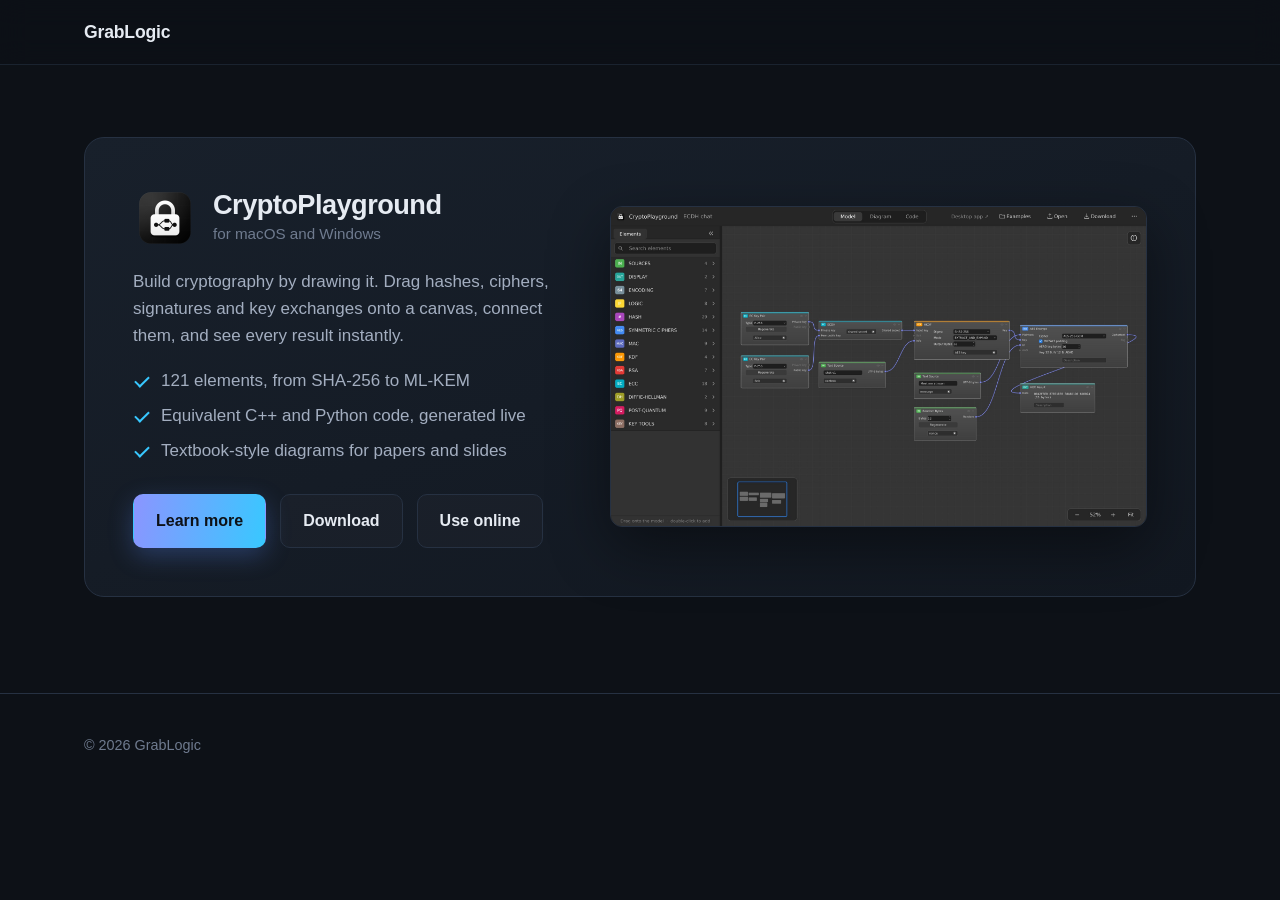
<file: index.html>
<!doctype html>
<html lang="en">
<head>
  <meta charset="utf-8">
  <meta name="viewport" content="width=device-width, initial-scale=1">
  <title>GrabLogic — Apps</title>
  <meta name="description" content="Apps developed by GrabLogic, including CryptoPlayground for macOS and Windows.">
  <link rel="canonical" href="https://grablogic.com/">
  <meta property="og:type" content="website">
  <meta property="og:title" content="GrabLogic — Apps">
  <meta property="og:description" content="Apps developed by GrabLogic.">
  <meta property="og:url" content="https://grablogic.com/">
  <meta property="og:image" content="https://grablogic.com/cp-canvas.jpg">
  <link rel="stylesheet" href="site.css">
</head>
<body>

<header class="site-header">
  <div class="wrap">
    <a class="brand" href="./">GrabLogic</a>
  </div>
</header>

<main>
  <section class="apps">
    <div class="wrap">
      <article class="product">
        <div>
          <div class="product-title">
            <img src="cryptoplayground-icon.png" alt="CryptoPlayground icon" width="64" height="64">
            <div>
              <h3>CryptoPlayground</h3>
              <span>for macOS and Windows</span>
            </div>
          </div>
          <p>Build cryptography by drawing it. Drag hashes, ciphers, signatures and key exchanges onto a canvas,
            connect them, and see every result instantly.</p>
          <ul class="checks">
            <li>121 elements, from SHA-256 to ML-KEM</li>
            <li>Equivalent C++ and Python code, generated live</li>
            <li>Textbook-style diagrams for papers and slides</li>
          </ul>
          <div class="actions">
            <a class="button primary" href="cryptoplayground.html">Learn more</a>
            <a class="button ghost" href="cryptoplayground.html#download">Download</a>
            <a class="button ghost" href="cpweb/">Use online</a>
          </div>
        </div>
        <a href="cryptoplayground.html" class="shot" aria-label="CryptoPlayground">
          <img src="cp-canvas.jpg" alt="The CryptoPlayground model: two EC key pairs feed ECDH, HKDF derives an AES key, and AES-256-GCM encrypts a message" width="2000" height="1194">
        </a>
      </article>
    </div>
  </section>
</main>

<footer class="site-footer">
  <div class="wrap">
    <span>© 2026 GrabLogic</span>
  </div>
</footer>

</body>
</html>
</file>
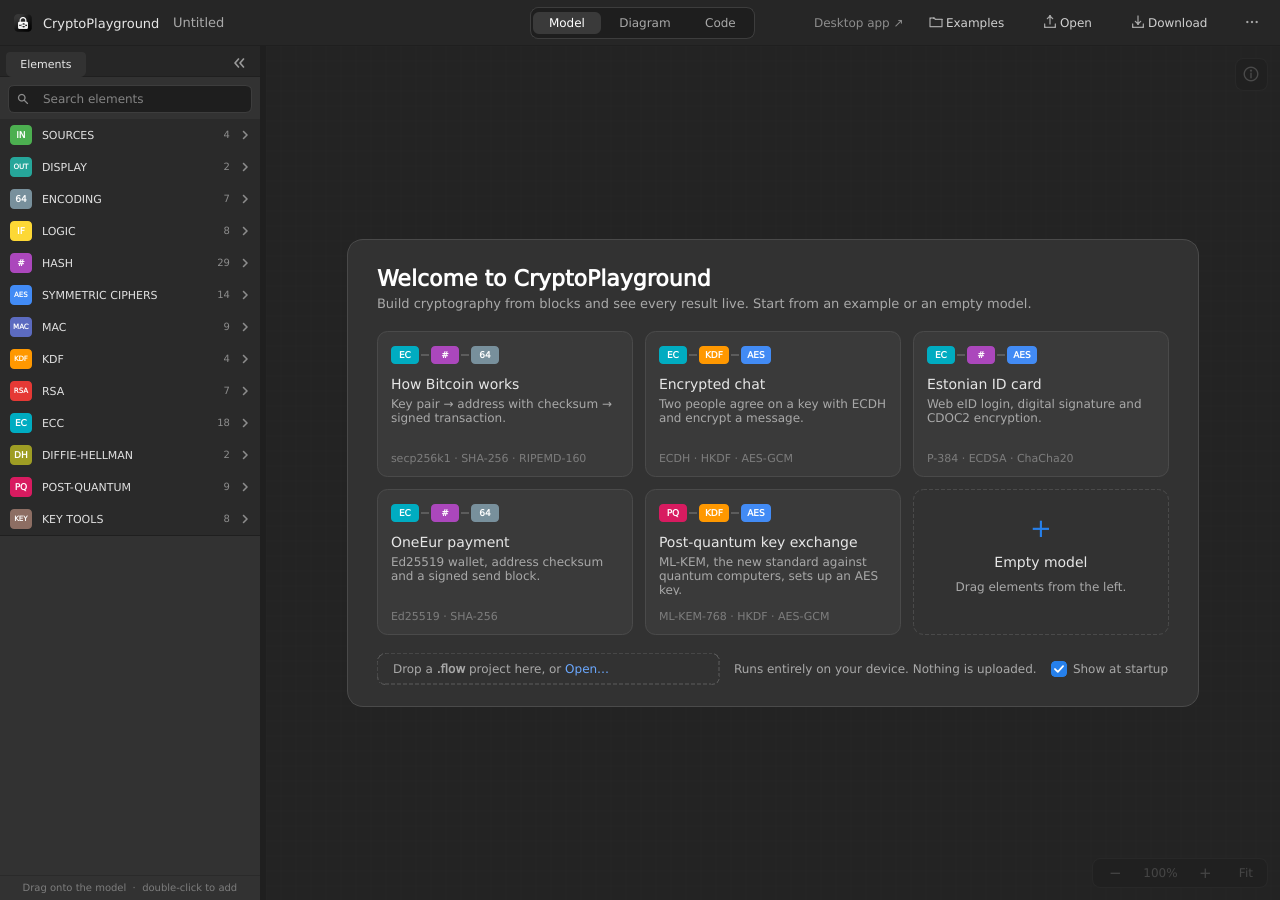
<file: cpweb/index.html>
<!doctype html>
<!-- Page that runs the WebAssembly build; scripts/build-web.sh copies it next to
     CryptoPlayground.js / .wasm and qtloader.js and fills in the .wasm size.
     Colours follow the app's dark theme. -->
<html lang="en">
<head>
  <meta charset="utf-8">
  <!-- 1:1 between CSS pixels and Qt's device independent pixels -->
  <meta name="viewport" content="width=device-width, height=device-height, user-scalable=0">
  <title>CryptoPlayground</title>
  <meta name="description" content="CryptoPlayground in your browser: drag hashes, ciphers, signatures and key exchanges onto a model, connect them and see live results.">
  <link rel="icon" href="icon.png" type="image/png">
  <style>
    :root {
      --bg: #262626;
      --line: #3d3d3d;
      --text: #e6e6e6;
      --text-soft: #a8a8a8;
      --text-faint: #7c7c7c;
      --accent: #2680eb;
      --accent-2: #7a86f5;
      --ok: #3fb950;
      color-scheme: dark;
    }
    html, body { margin: 0; padding: 0; height: 100%; overflow: hidden; background: var(--bg); }
    body { color: var(--text); font: 16px/1.5 -apple-system, BlinkMacSystemFont, "Segoe UI", Roboto, Arial, sans-serif; }
    #screen { width: 100%; height: 100%; display: none; }
    #loading {
      height: 100%; display: flex; flex-direction: column; align-items: center; justify-content: center;
      gap: 14px; padding: 0 16px; text-align: center; box-sizing: border-box;
      background: radial-gradient(700px 450px at 50% 38%, rgba(38, 128, 235, 0.12), transparent 65%), var(--bg);
    }
    #loading img { width: 96px; height: 96px; border-radius: 22px; box-shadow: 0 18px 50px rgba(38, 128, 235, 0.25); }
    #loading h1 { margin: 8px 0 0; font-size: 1.6rem; font-weight: 700; }
    .sub { color: var(--text-soft); margin-top: -6px; }
    .bar { width: min(320px, 80vw); height: 6px; border-radius: 3px; background: var(--line); overflow: hidden; margin-top: 12px; }
    .bar i { display: block; height: 100%; width: 0; border-radius: 3px; background: linear-gradient(90deg, var(--accent), var(--accent-2)); transition: width 0.2s; }
    /* Size unknown: a moving stripe instead */
    .bar.unknown i { width: 40%; animation: slide 1.2s ease-in-out infinite; }
    @keyframes slide { from { transform: translateX(-100%); } to { transform: translateX(250%); } }
    .info { display: flex; justify-content: space-between; gap: 12px; width: min(320px, 80vw); color: var(--text-faint); font-size: 0.8rem; }
    .facts { display: flex; flex-wrap: wrap; justify-content: center; gap: 6px 22px; margin-top: 22px; color: var(--text-faint); font-size: 0.8rem; }
    .facts span::before { content: "✓ "; color: var(--ok); }
    #note { color: var(--text-soft); font-size: 0.9rem; max-width: 420px; display: none; }
    .stopped .bar, .stopped .info span:last-child { display: none; }
    .stopped .info { justify-content: center; }
    #help { display: none; max-width: 440px; color: var(--text-soft); font-size: 0.9rem; }
    #help p { margin: 0 0 12px; }
    #help kbd { font: 0.8rem/1.4 ui-monospace, Menlo, Consolas, monospace; color: var(--text); background: #3a3a3a; border: 1px solid var(--line); border-radius: 4px; padding: 0 5px; }
    #reload { font: inherit; font-weight: 600; color: white; background: var(--accent); border: none; border-radius: 8px; padding: 8px 18px; cursor: pointer; }
    #reload:hover { background: #3a8ff0; }
    #reload:disabled { opacity: 0.6; cursor: default; }
  </style>
</head>
<body>
  <div id="loading">
    <img src="icon.png" alt="">
    <h1>CryptoPlayground</h1>
    <div class="sub">Hashes, ciphers, signatures and key exchanges, live in your browser</div>
    <div class="bar" id="bar" aria-hidden="true"><i></i></div>
    <div class="info"><span id="status">Loading…</span><span>Faster next time</span></div>
    <div id="help">
      <p>This usually happens right after an update, when the browser still has parts of the previous version saved. Loading fresh copies fixes it.</p>
      <p><button id="reload" type="button">Reload</button></p>
      <p>If that doesn't help, reload without the cache: <kbd>Ctrl</kbd>+<kbd>Shift</kbd>+<kbd>R</kbd> (Windows), <kbd>⌘</kbd>+<kbd>Shift</kbd>+<kbd>R</kbd> (Chrome, Edge, Firefox on Mac) or <kbd>⌘</kbd>+<kbd>⌥</kbd>+<kbd>R</kbd> (Safari).</p>
    </div>
    <div id="note">CryptoPlayground is made for a computer screen. On a phone it works, but it is cramped.</div>
    <div class="facts"><span>Nothing to install</span><span>Runs on your device</span><span>Same app as macOS and Windows</span></div>
    <noscript>CryptoPlayground needs JavaScript to run in the browser.</noscript>
  </div>
  <div id="screen"></div>

  <script>
    // Size of CryptoPlayground.wasm as served, filled in by build-web.sh (0: unknown)
    const wasmBytes = Number('21957989') || 0;

    const bar = document.getElementById('bar');
    const status = document.getElementById('status');
    if (!wasmBytes)
      bar.classList.add('unknown');

    // Count the bytes of the .wasm as they arrive. Counted after decompression,
    // so the known (uncompressed) size gives the right percentage either way.
    const realFetch = window.fetch.bind(window);
    window.fetch = async (input, init) => {
      const response = await realFetch(input, init);
      const url = typeof input === 'string' ? input : input.url;
      if (!url.includes('.wasm') || !response.body || !wasmBytes)
        return response;
      let loaded = 0;
      const counted = response.body.pipeThrough(new TransformStream({
        transform(chunk, controller) {
          loaded += chunk.byteLength;
          const part = Math.min(1, loaded / wasmBytes);
          bar.firstElementChild.style.width = `${(part * 100).toFixed(1)}%`;
          status.textContent = part < 1 ? `Loading… ${Math.round(part * 100)}%` : 'Starting…';
          controller.enqueue(chunk);
        },
      }));
      return new Response(counted, { status: response.status, statusText: response.statusText, headers: response.headers });
    };

    // The app sets window.cryptoPlaygroundModified when the project has unsaved changes
    window.addEventListener('beforeunload', event => {
      if (window.cryptoPlaygroundModified) {
        event.preventDefault();
        event.returnValue = '';
      }
    });

    // Fetch every file again past the browser's cache, so that all of them are
    // from the same version, then start over
    document.getElementById('reload').addEventListener('click', async event => {
      event.target.disabled = true;
      event.target.textContent = 'Loading fresh copies…';
      const files = ['index.html', 'CryptoPlayground.js', 'CryptoPlayground.wasm', 'qtloader.js'];
      await Promise.allSettled(files.map(file => realFetch(file, { cache: 'reload' })));
      location.reload();
    });

    async function start() {
      const loading = document.getElementById('loading');
      const screen = document.getElementById('screen');
      if (window.innerWidth < 900)
        document.getElementById('note').style.display = 'block';

      const stop = text => {
        status.textContent = text;
        loading.classList.add('stopped');
        loading.style.display = 'flex';
        screen.style.display = 'none';
      };

      try {
        await qtLoad({
          qt: {
            containerElements: [screen],
            entryFunction: window.CryptoPlayground_entry,
            onLoaded: () => {
              loading.style.display = 'none';
              screen.style.display = 'block';
            },
            onExit: exit => stop(exit.text ? `CryptoPlayground stopped: ${exit.text}` : 'CryptoPlayground stopped. Reload the page to start again.'),
          },
        });
      } catch (error) {
        console.error(error);
        stop('CryptoPlayground could not start.');
        document.getElementById('help').style.display = 'block';
      }
    }
  </script>
  <script src="CryptoPlayground.js"></script>
  <script src="qtloader.js"></script>
  <script>start();</script>
</body>
</html>
</file>
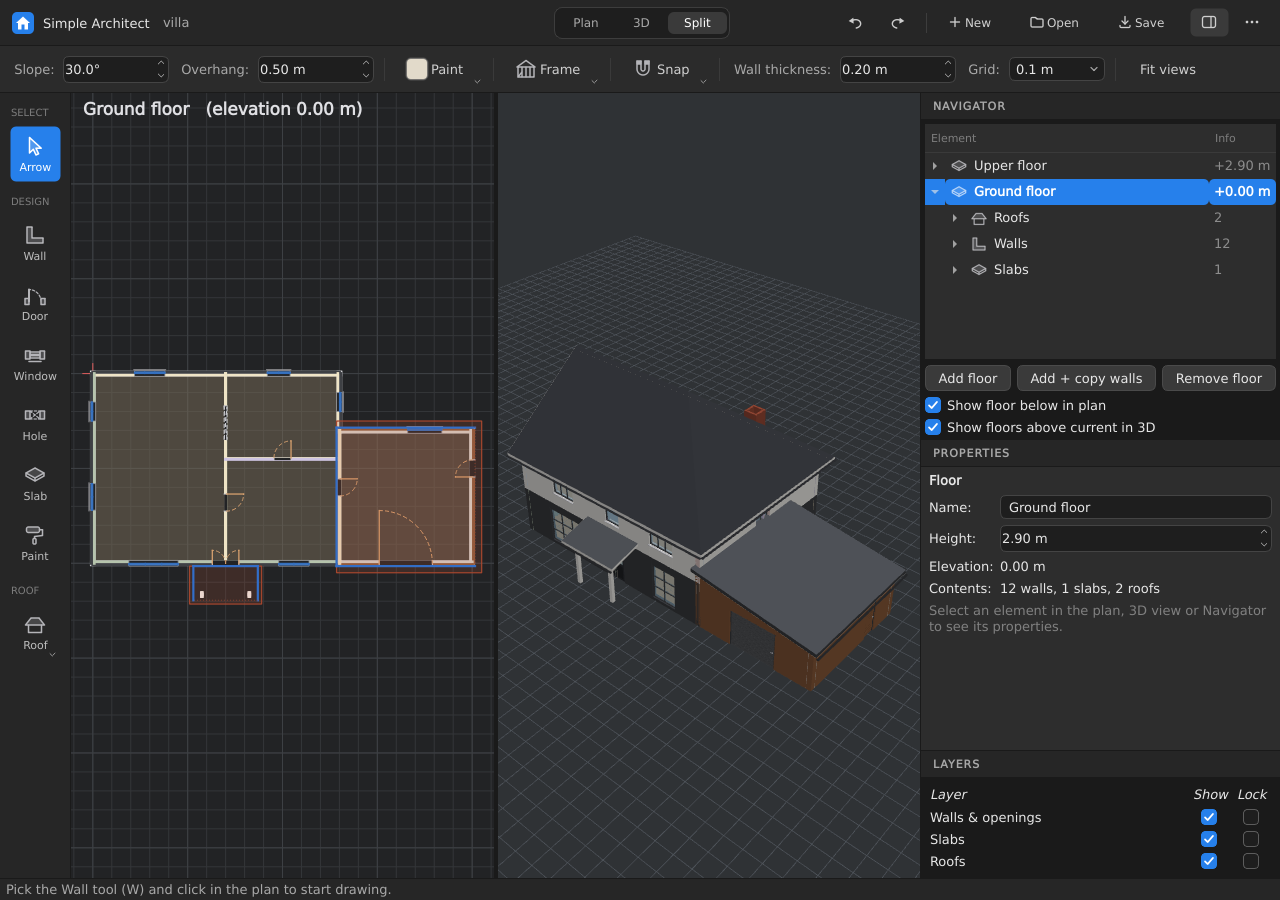
<file: saweb/index.html>
<!doctype html>
<!-- Page that runs the WebAssembly build; scripts/build-web.sh copies it next to
     SimpleArchitect.js / .wasm and qtloader.js and fills in the .wasm size. -->
<html lang="en">
<head>
  <meta charset="utf-8">
  <meta name="viewport" content="width=device-width, height=device-height, user-scalable=0">
  <title>Simple Architect</title>
  <meta name="description" content="Simple Architect in your browser: draw walls, doors, windows and roofs in 2D and see the house in 3D.">
  <link rel="icon" href="icon.svg" type="image/svg+xml">
  <style>
    :root { --bg: #262626; --line: #3d3d3d; --text: #e6e6e6; --soft: #a8a8a8; --faint: #7c7c7c; --accent: #2680eb; --ok: #3fb950; color-scheme: dark; }
    html, body { margin: 0; padding: 0; height: 100%; overflow: hidden; background: var(--bg); }
    body { color: var(--text); font: 16px/1.5 -apple-system, BlinkMacSystemFont, "Segoe UI", Roboto, Arial, sans-serif; }
    #screen { width: 100%; height: 100%; display: none; }
    #loading { height: 100%; display: flex; flex-direction: column; align-items: center; justify-content: center; gap: 14px;
      padding: 0 16px; box-sizing: border-box; text-align: center;
      background: radial-gradient(700px 450px at 50% 38%, rgba(38, 128, 235, 0.12), transparent 65%), var(--bg); }
    #loading img { width: 96px; height: 96px; border-radius: 22px; box-shadow: 0 18px 50px rgba(38, 128, 235, 0.25); }
    #loading h1 { margin: 8px 0 0; font-size: 1.6rem; font-weight: 700; }
    .sub { color: var(--soft); margin-top: -6px; }
    .bar { width: min(320px, 80vw); height: 6px; border-radius: 3px; background: var(--line); overflow: hidden; margin-top: 12px; }
    .bar i { display: block; height: 100%; width: 0; border-radius: 3px; background: var(--accent); transition: width 0.2s; }
    .bar.unknown i { width: 40%; animation: slide 1.2s ease-in-out infinite; }
    @keyframes slide { from { transform: translateX(-100%); } to { transform: translateX(250%); } }
    #status { color: var(--faint); font-size: 0.85rem; }
    .facts { display: flex; flex-wrap: wrap; justify-content: center; gap: 6px 22px; margin-top: 22px; color: var(--faint); font-size: 0.8rem; }
    .facts span::before { content: "✓ "; color: var(--ok); }
  </style>
</head>
<body>
  <div id="loading">
    <img src="icon.svg" alt="">
    <h1>Simple Architect</h1>
    <div class="sub">Draw walls, doors, windows and roofs in 2D – see the house in 3D</div>
    <div class="bar" id="bar" aria-hidden="true"><i></i></div>
    <div id="status">Loading…</div>
    <div class="facts"><span>Nothing to install</span><span>Runs on your device</span><span>Same app as the desktop version</span></div>
    <noscript>Simple Architect needs JavaScript to run in the browser.</noscript>
  </div>
  <div id="screen"></div>
  <script>
    const wasmBytes = Number('19436698') || 0;
    const bar = document.getElementById('bar');
    const status = document.getElementById('status');
    if (!wasmBytes) bar.classList.add('unknown');

    // progress: count the .wasm bytes as they arrive
    const realFetch = window.fetch.bind(window);
    window.fetch = async (input, init) => {
      const response = await realFetch(input, init);
      const url = typeof input === 'string' ? input : input.url;
      if (!url.includes('.wasm') || !response.body || !wasmBytes) return response;
      let loaded = 0;
      const counted = response.body.pipeThrough(new TransformStream({
        transform(chunk, controller) {
          loaded += chunk.byteLength;
          const part = Math.min(1, loaded / wasmBytes);
          bar.firstElementChild.style.width = `${(part * 100).toFixed(1)}%`;
          status.textContent = part < 1 ? `Loading… ${Math.round(part * 100)}%` : 'Starting…';
          controller.enqueue(chunk);
        },
      }));
      return new Response(counted, { status: response.status, statusText: response.statusText, headers: response.headers });
    };

    // the app sets window.simpleArchitectModified while there are unsaved changes
    window.addEventListener('beforeunload', event => {
      if (window.simpleArchitectModified) { event.preventDefault(); event.returnValue = ''; }
    });

    async function start() {
      const loading = document.getElementById('loading');
      const screen = document.getElementById('screen');
      // Browsers do not load WebAssembly from a file opened directly from disk
      if (location.protocol === 'file:') {
        bar.style.display = 'none';
        status.innerHTML = 'This page has to be opened through a web server, not as a file.<br>' +
          'In this folder run <code>python3 -m http.server 8000</code> and open <b>http://localhost:8000</b>';
        status.style.color = '#e6e6e6';
        return;
      }
      try {
        await qtLoad({
          qt: {
            containerElements: [screen],
            entryFunction: window.SimpleArchitect_entry,
            onLoaded: () => { loading.style.display = 'none'; screen.style.display = 'block'; },
            onExit: exit => { status.textContent = exit.text ? `Stopped: ${exit.text}` : 'Stopped. Reload the page to start again.'; loading.style.display = 'flex'; screen.style.display = 'none'; },
          },
        });
      } catch (error) {
        console.error(error);
        status.textContent = 'Simple Architect could not start (WebGL 2 is needed).';
      }
    }
  </script>
  <script src="SimpleArchitect.js"></script>
  <script src="qtloader.js"></script>
  <script>start();</script>
</body>
</html>
</file>
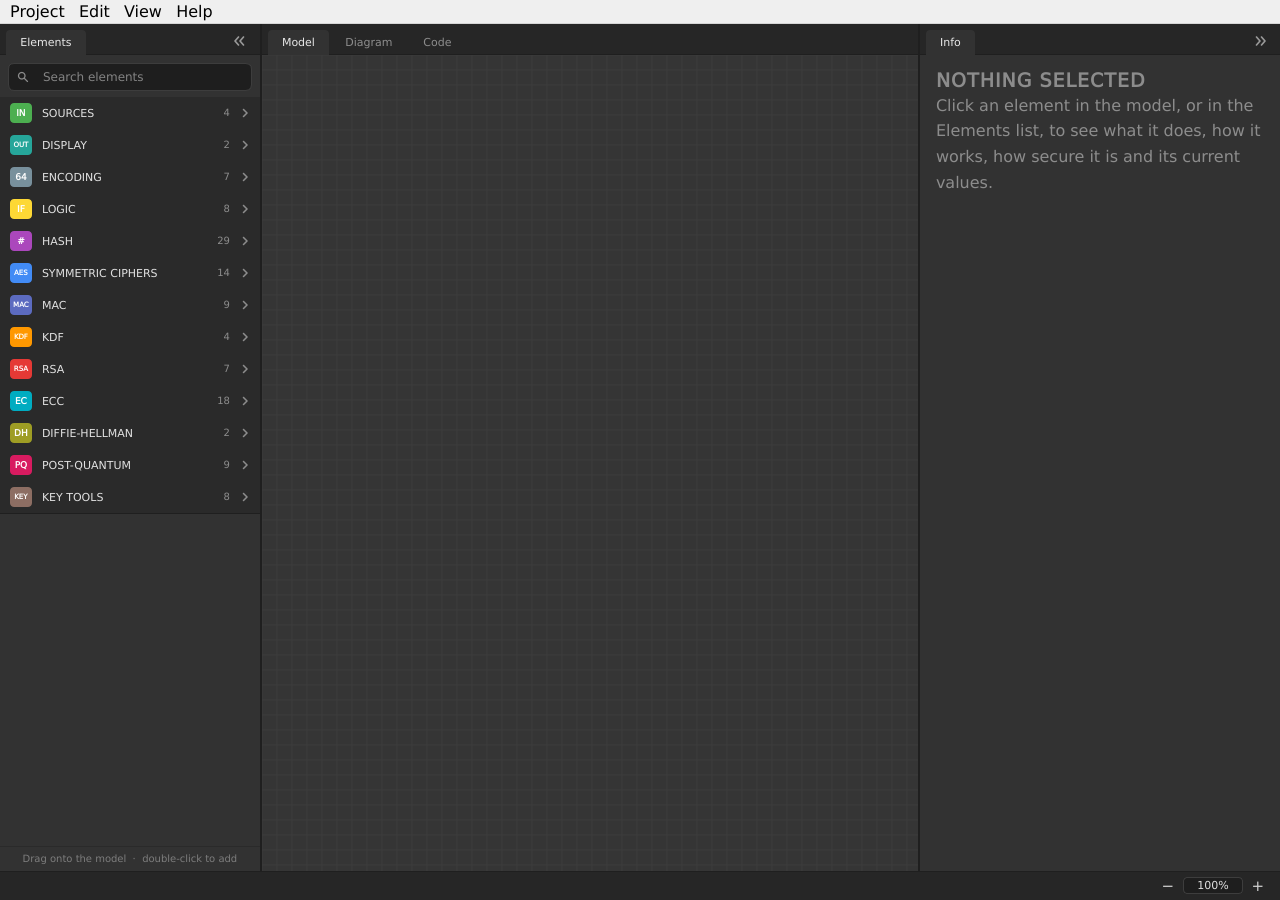
<file: web/index.html>
<!doctype html>
<!-- Page that runs the WebAssembly build; scripts/build-web.sh copies it next to
     CryptoPlayground.js / .wasm and qtloader.js. Colours follow grablogic.com. -->
<html lang="en">
<head>
  <meta charset="utf-8">
  <!-- 1:1 between CSS pixels and Qt's device independent pixels -->
  <meta name="viewport" content="width=device-width, height=device-height, user-scalable=0">
  <title>CryptoPlayground</title>
  <meta name="description" content="CryptoPlayground in your browser: drag hashes, ciphers, signatures and key exchanges onto a model, connect them and see live results.">
  <link rel="icon" href="icon.png" type="image/png">
  <style>
    :root {
      --bg: #0d1117;
      --text: #e6ebf2;
      --text-soft: #a3aec0;
      --accent: #8b95ff;
      --accent-2: #38c8ff;
      color-scheme: dark;
    }
    html, body { margin: 0; padding: 0; height: 100%; overflow: hidden; background: var(--bg); }
    body { color: var(--text); font: 16px/1.5 -apple-system, BlinkMacSystemFont, "Segoe UI", Roboto, Arial, sans-serif; }
    #screen { width: 100%; height: 100%; display: none; }
    #loading {
      height: 100%; display: flex; flex-direction: column; align-items: center; justify-content: center;
      gap: 18px; padding: 0 16px; text-align: center; box-sizing: border-box;
    }
    #loading img { width: 96px; height: 96px; border-radius: 22px; }
    #loading h1 { margin: 0; font-size: 1.6rem; font-weight: 700; }
    #status { color: var(--text-soft); min-height: 1.5em; }
    .bar { width: min(280px, 80vw); height: 4px; border-radius: 2px; background: #263142; overflow: hidden; }
    .bar::after {
      content: ""; display: block; width: 40%; height: 100%; border-radius: 2px;
      background: linear-gradient(90deg, var(--accent), var(--accent-2));
      animation: slide 1.2s ease-in-out infinite;
    }
    @keyframes slide { from { transform: translateX(-100%); } to { transform: translateX(250%); } }
    #note { color: var(--text-soft); font-size: 0.9rem; max-width: 420px; display: none; }
    .stopped .bar { display: none; }
  </style>
</head>
<body>
  <div id="loading">
    <img src="icon.png" alt="">
    <h1>CryptoPlayground</h1>
    <div class="bar" aria-hidden="true"></div>
    <div id="status">Loading…</div>
    <div id="note">CryptoPlayground is made for a computer screen. On a phone it works, but it is cramped.</div>
    <noscript>CryptoPlayground needs JavaScript to run in the browser.</noscript>
  </div>
  <div id="screen"></div>

  <script>
    // The app sets window.cryptoPlaygroundModified when the project has unsaved changes
    window.addEventListener('beforeunload', event => {
      if (window.cryptoPlaygroundModified) {
        event.preventDefault();
        event.returnValue = '';
      }
    });

    async function start() {
      const loading = document.getElementById('loading');
      const screen = document.getElementById('screen');
      const status = document.getElementById('status');
      if (window.innerWidth < 900)
        document.getElementById('note').style.display = 'block';

      const stop = text => {
        status.textContent = text;
        loading.classList.add('stopped');
        loading.style.display = 'flex';
        screen.style.display = 'none';
      };

      try {
        await qtLoad({
          qt: {
            containerElements: [screen],
            entryFunction: window.CryptoPlayground_entry,
            onLoaded: () => {
              loading.style.display = 'none';
              screen.style.display = 'block';
            },
            onExit: exit => stop(exit.text ? `CryptoPlayground stopped: ${exit.text}` : 'CryptoPlayground stopped. Reload the page to start again.'),
          },
        });
      } catch (error) {
        console.error(error);
        stop('CryptoPlayground could not start in this browser. Try a current version of Chrome, Edge, Firefox or Safari.');
      }
    }
  </script>
  <script src="CryptoPlayground.js"></script>
  <script src="qtloader.js"></script>
  <script>start();</script>
</body>
</html>
</file>
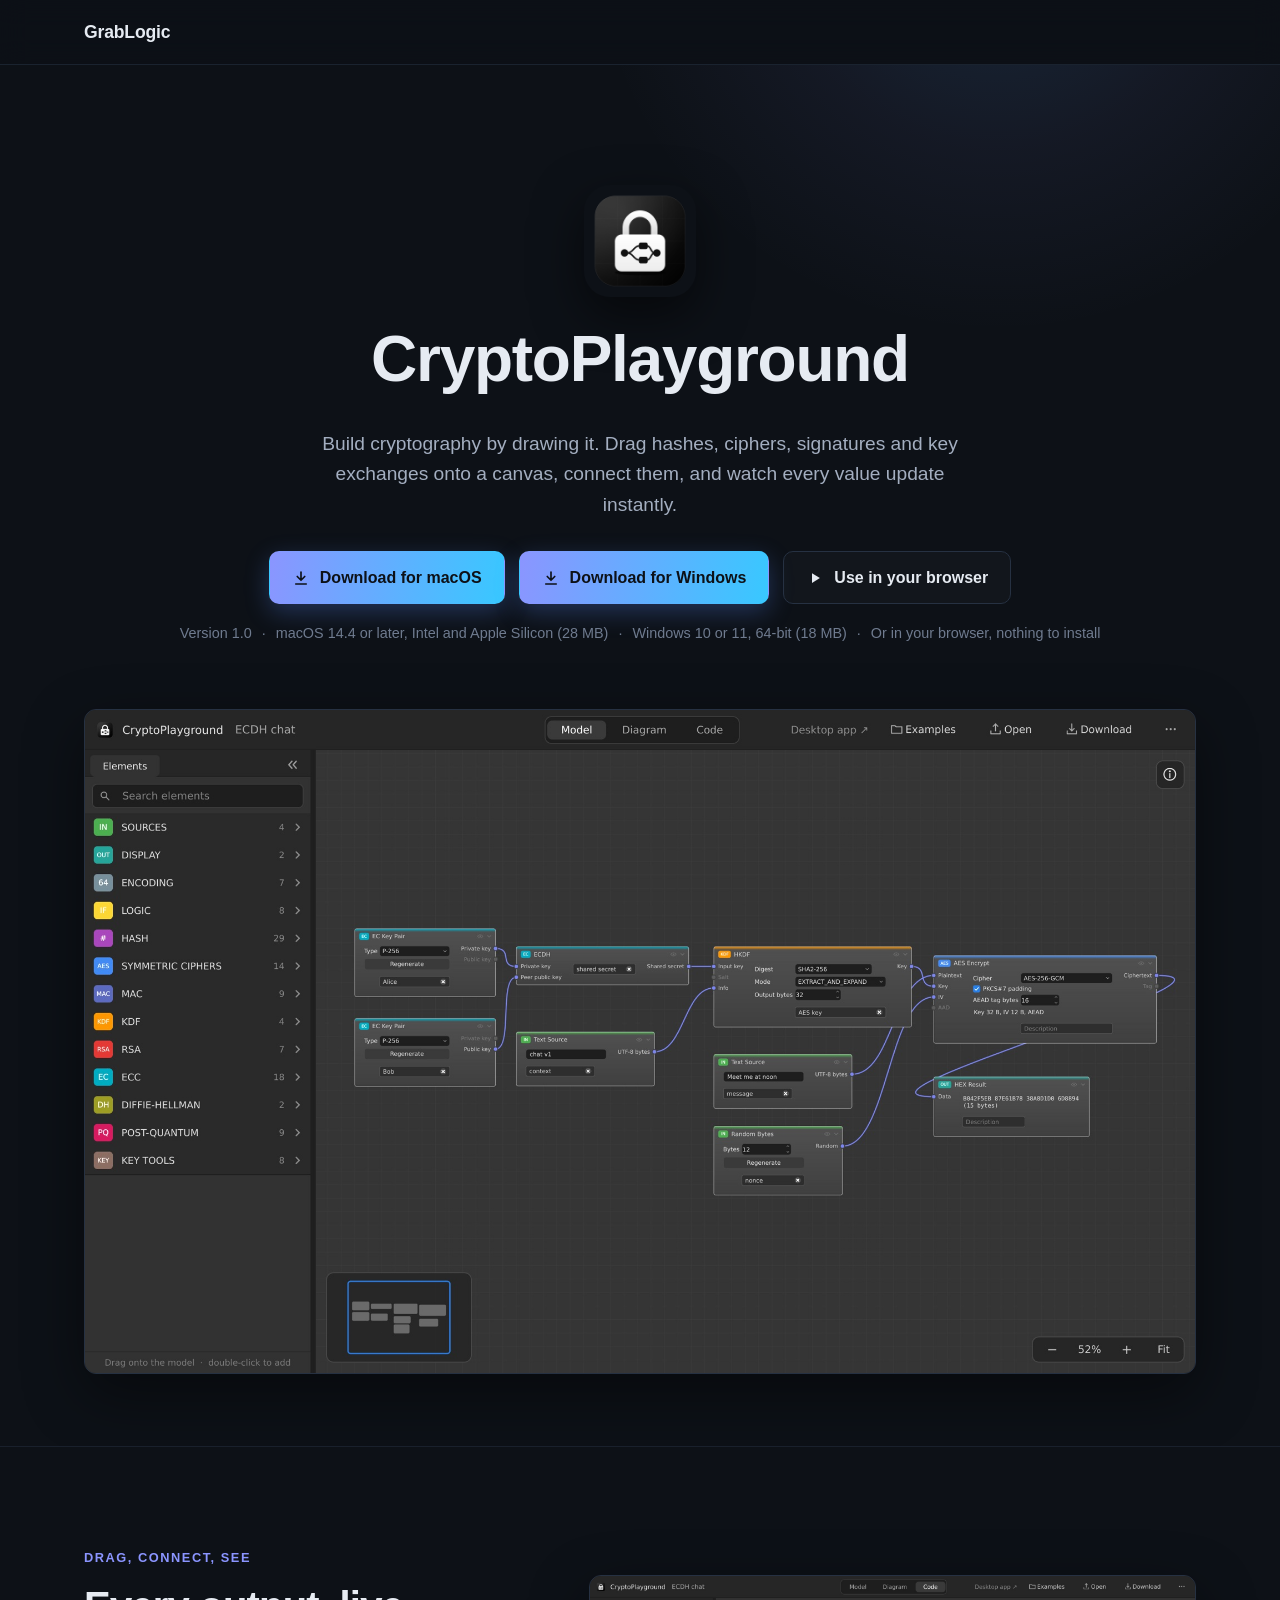
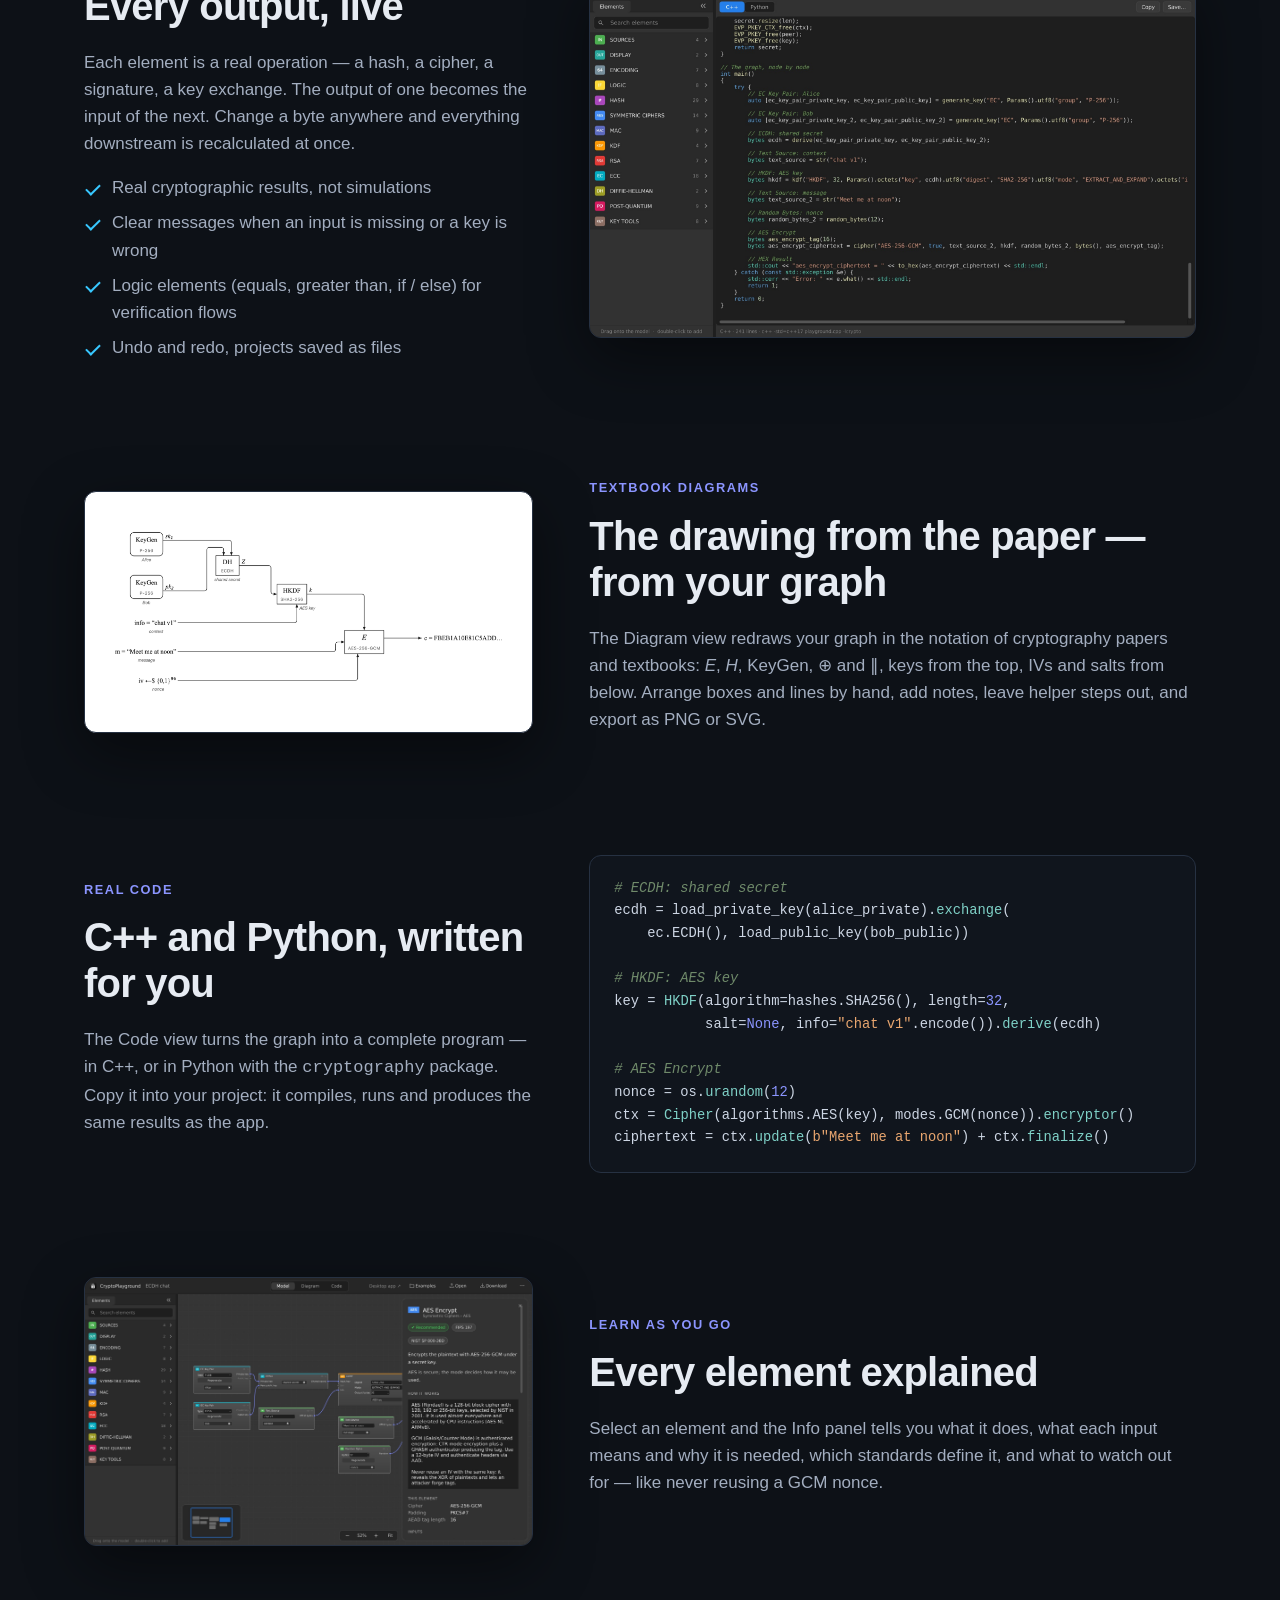
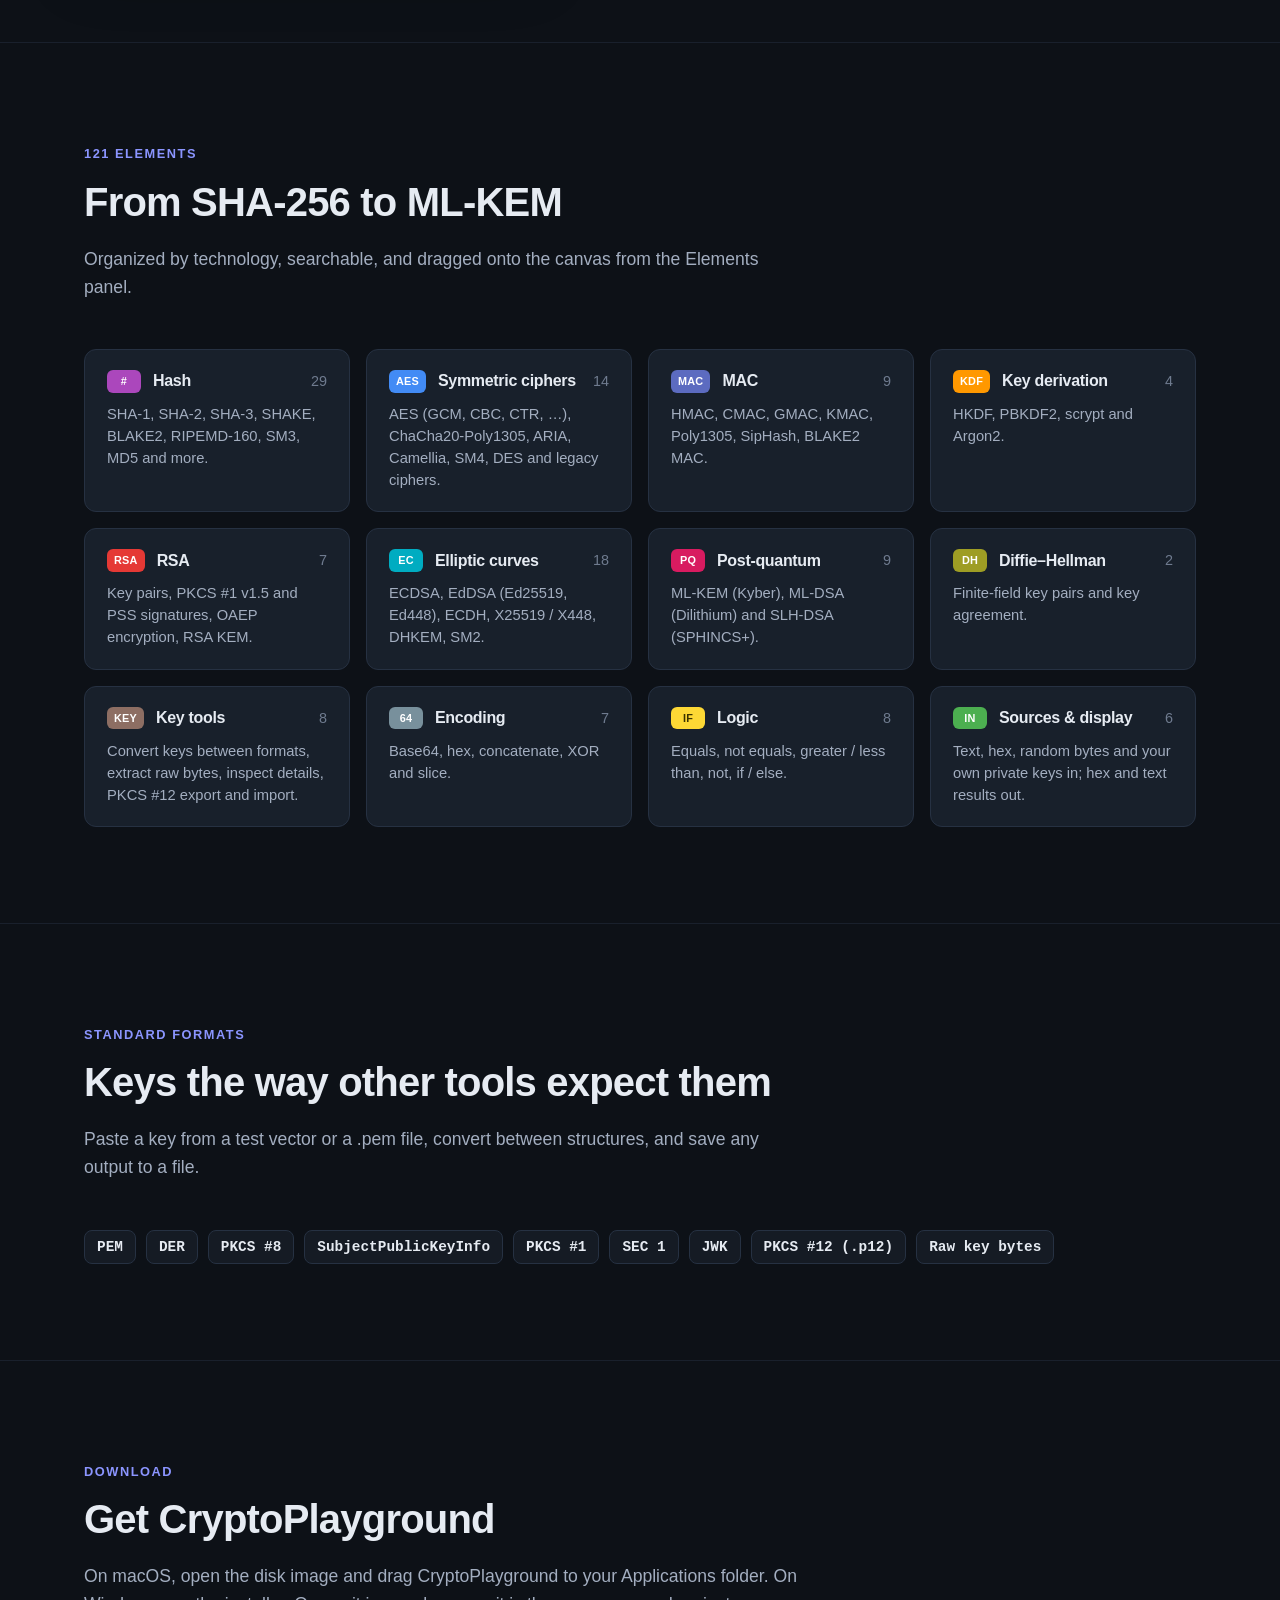
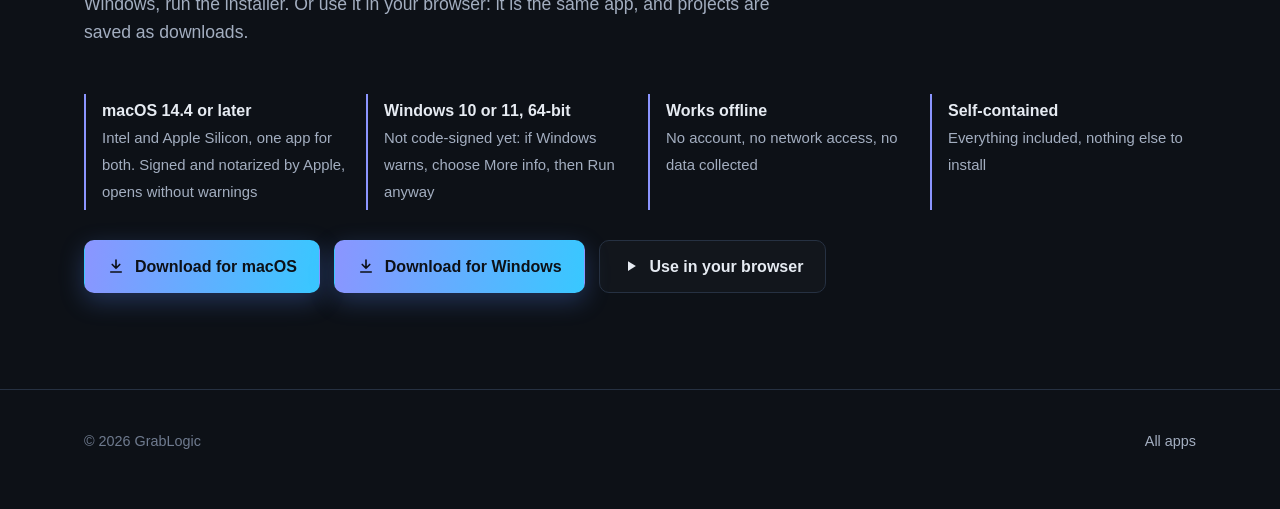
<file: cryptoplayground.html>
<!doctype html>
<html lang="en">
<head>
  <meta charset="utf-8">
  <meta name="viewport" content="width=device-width, initial-scale=1">
  <title>CryptoPlayground — Build cryptography by drawing it</title>
  <meta name="description" content="CryptoPlayground is an app for macOS and Windows for exploring cryptography: drag hashes, ciphers, signatures and key exchanges onto a canvas, connect them and see live results, with generated C++ and Python code and textbook diagrams.">
  <link rel="canonical" href="https://grablogic.com/cryptoplayground.html">
  <link rel="icon" href="cryptoplayground-icon.png" type="image/png">
  <meta property="og:type" content="product">
  <meta property="og:title" content="CryptoPlayground — Build cryptography by drawing it">
  <meta property="og:description" content="Drag, connect and see every result instantly. 121 elements, live C++ and Python code, textbook diagrams.">
  <meta property="og:url" content="https://grablogic.com/cryptoplayground.html">
  <meta property="og:image" content="https://grablogic.com/cp-canvas.jpg">
  <link rel="stylesheet" href="site.css">
</head>
<body>

<header class="site-header">
  <div class="wrap">
    <a class="brand" href="./">GrabLogic</a>
  </div>
</header>


<main>

  <section class="hero app-hero">
    <div class="wrap">
      <img class="app-icon" src="cryptoplayground-icon.png" alt="CryptoPlayground icon" width="112" height="112">
      <h1>CryptoPlayground</h1>
      <p class="lead">Build cryptography by drawing it. Drag hashes, ciphers, signatures and key exchanges onto a canvas,
        connect them, and watch every value update instantly.</p>
      <div class="actions">
        <a class="button primary" href="CryptoPlayground.dmg" download>
          <svg viewBox="0 0 24 24" fill="none" stroke="currentColor" stroke-width="2.2" stroke-linecap="round" stroke-linejoin="round" aria-hidden="true"><path d="M12 4v11M7 10l5 5 5-5M5 20h14"/></svg>
          Download for macOS
        </a>
        <a class="button primary" href="CryptoPlayground-1.0-setup.exe" download>
          <svg viewBox="0 0 24 24" fill="none" stroke="currentColor" stroke-width="2.2" stroke-linecap="round" stroke-linejoin="round" aria-hidden="true"><path d="M12 4v11M7 10l5 5 5-5M5 20h14"/></svg>
          Download for Windows
        </a>
        <a class="button ghost" href="cpweb/">
          <svg viewBox="0 0 24 24" fill="currentColor" aria-hidden="true"><path d="M8 5.5v13l10.5-6.5z"/></svg>
          Use in your browser
        </a>
      </div>
      <p class="meta"><span>Version 1.0</span><span>macOS 14.4 or later, Intel and Apple Silicon (28 MB)</span><span>Windows 10 or 11, 64-bit (18 MB)</span><span>Or in your browser, nothing to install</span></p>
      <div class="shot hero-shot">
        <img src="cp-canvas.jpg" alt="The CryptoPlayground model: two EC key pairs feed ECDH, HKDF derives an AES key, and AES-256-GCM encrypts a message" width="2000" height="1194">
      </div>
    </div>
  </section>

  <section id="features">
    <div class="wrap">

      <div class="feature">
        <div class="feature-text">
          <span class="eyebrow">Drag, connect, see</span>
          <h2>Every output, live</h2>
          <p>Each element is a real operation — a hash, a cipher, a signature, a key exchange. The output of one becomes
            the input of the next. Change a byte anywhere and everything downstream is recalculated at once.</p>
          <ul class="checks">
            <li>Real cryptographic results, not simulations</li>
            <li>Clear messages when an input is missing or a key is wrong</li>
            <li>Logic elements (equals, greater than, if / else) for verification flows</li>
            <li>Undo and redo, projects saved as files</li>
          </ul>
        </div>
        <div class="shot">
          <img src="cp-code.jpg" alt="The Code view with the C++ program generated from the model" width="2000" height="1194" loading="lazy">
        </div>
      </div>

      <div class="feature flip">
        <div class="feature-text">
          <span class="eyebrow">Textbook diagrams</span>
          <h2>The drawing from the paper — from your graph</h2>
          <p>The Diagram view redraws your graph in the notation of cryptography papers and textbooks:
            <em>E</em>, <em>H</em>, KeyGen, ⊕ and ‖, keys from the top, IVs and salts from below.
            Arrange boxes and lines by hand, add notes, leave helper steps out, and export as PNG or SVG.</p>
        </div>
        <div class="shot paper">
          <img src="cp-diagram.png" alt="Textbook diagram: KeyGen for Alice and Bob, DH, HKDF and encryption E with AES-256-GCM" width="1600" height="801" loading="lazy">
        </div>
      </div>

      <div class="feature">
        <div class="feature-text">
          <span class="eyebrow">Real code</span>
          <h2>C++ and Python, written for you</h2>
          <p>The Code view turns the graph into a complete program — in C++, or in Python with
            the <code>cryptography</code> package. Copy it into your project: it compiles, runs and produces the same results
            as the app.</p>
        </div>
        <pre class="code"><span class="c"># ECDH: shared secret</span>
ecdh = load_private_key(alice_private).<span class="f">exchange</span>(
    ec.ECDH(), load_public_key(bob_public))

<span class="c"># HKDF: AES key</span>
key = <span class="f">HKDF</span>(algorithm=hashes.SHA256(), length=<span class="k">32</span>,
           salt=<span class="k">None</span>, info=<span class="s">"chat v1"</span>.encode()).<span class="f">derive</span>(ecdh)

<span class="c"># AES Encrypt</span>
nonce = os.<span class="f">urandom</span>(<span class="k">12</span>)
ctx = <span class="f">Cipher</span>(algorithms.AES(key), modes.GCM(nonce)).<span class="f">encryptor</span>()
ciphertext = ctx.<span class="f">update</span>(<span class="s">b"Meet me at noon"</span>) + ctx.<span class="f">finalize</span>()</pre>
      </div>

      <div class="feature flip">
        <div class="feature-text">
          <span class="eyebrow">Learn as you go</span>
          <h2>Every element explained</h2>
          <p>Select an element and the Info panel tells you what it does, what each input means and why it is needed,
            which standards define it, and what to watch out for — like never reusing a GCM nonce.</p>
        </div>
        <div class="shot">
          <img src="cp-info.jpg" alt="The Info panel explaining AES-256-GCM: rating, standards, how it works and its settings" width="2000" height="1194" loading="lazy">
        </div>
      </div>

    </div>
  </section>

  <section id="elements">
    <div class="wrap">
      <div class="section-head">
        <span class="eyebrow">121 elements</span>
        <h2>From SHA-256 to ML-KEM</h2>
        <p>Organized by technology, searchable, and dragged onto the canvas from the Elements panel.</p>
      </div>
      <div class="groups">
        <article class="group">
          <header><span class="badge" style="background:#ab47bc">#</span><h3>Hash</h3><span class="count">29</span></header>
          <p>SHA-1, SHA-2, SHA-3, SHAKE, BLAKE2, RIPEMD-160, SM3, MD5 and more.</p>
        </article>
        <article class="group">
          <header><span class="badge" style="background:#428bf5">AES</span><h3>Symmetric ciphers</h3><span class="count">14</span></header>
          <p>AES (GCM, CBC, CTR, …), ChaCha20-Poly1305, ARIA, Camellia, SM4, DES and legacy ciphers.</p>
        </article>
        <article class="group">
          <header><span class="badge" style="background:#5c6bc0">MAC</span><h3>MAC</h3><span class="count">9</span></header>
          <p>HMAC, CMAC, GMAC, KMAC, Poly1305, SipHash, BLAKE2 MAC.</p>
        </article>
        <article class="group">
          <header><span class="badge" style="background:#ff9800">KDF</span><h3>Key derivation</h3><span class="count">4</span></header>
          <p>HKDF, PBKDF2, scrypt and Argon2.</p>
        </article>
        <article class="group">
          <header><span class="badge" style="background:#e53935">RSA</span><h3>RSA</h3><span class="count">7</span></header>
          <p>Key pairs, PKCS #1 v1.5 and PSS signatures, OAEP encryption, RSA KEM.</p>
        </article>
        <article class="group">
          <header><span class="badge" style="background:#00acc1">EC</span><h3>Elliptic curves</h3><span class="count">18</span></header>
          <p>ECDSA, EdDSA (Ed25519, Ed448), ECDH, X25519 / X448, DHKEM, SM2.</p>
        </article>
        <article class="group">
          <header><span class="badge" style="background:#d81b60">PQ</span><h3>Post-quantum</h3><span class="count">9</span></header>
          <p>ML-KEM (Kyber), ML-DSA (Dilithium) and SLH-DSA (SPHINCS+).</p>
        </article>
        <article class="group">
          <header><span class="badge" style="background:#9e9d24">DH</span><h3>Diffie–Hellman</h3><span class="count">2</span></header>
          <p>Finite-field key pairs and key agreement.</p>
        </article>
        <article class="group">
          <header><span class="badge" style="background:#8d6e63">KEY</span><h3>Key tools</h3><span class="count">8</span></header>
          <p>Convert keys between formats, extract raw bytes, inspect details, PKCS #12 export and import.</p>
        </article>
        <article class="group">
          <header><span class="badge" style="background:#78909c">64</span><h3>Encoding</h3><span class="count">7</span></header>
          <p>Base64, hex, concatenate, XOR and slice.</p>
        </article>
        <article class="group">
          <header><span class="badge" style="background:#fdd835;color:#3a3200">IF</span><h3>Logic</h3><span class="count">8</span></header>
          <p>Equals, not equals, greater / less than, not, if / else.</p>
        </article>
        <article class="group">
          <header><span class="badge" style="background:#4caf50">IN</span><h3>Sources &amp; display</h3><span class="count">6</span></header>
          <p>Text, hex, random bytes and your own private keys in; hex and text results out.</p>
        </article>
      </div>
    </div>
  </section>

  <section id="formats">
    <div class="wrap">
      <div class="section-head">
        <span class="eyebrow">Standard formats</span>
        <h2>Keys the way other tools expect them</h2>
        <p>Paste a key from a test vector or a .pem file, convert between structures, and save any output to a file.</p>
      </div>
      <div class="formats">
        <span>PEM</span><span>DER</span><span>PKCS #8</span><span>SubjectPublicKeyInfo</span><span>PKCS #1</span>
        <span>SEC 1</span><span>JWK</span><span>PKCS #12 (.p12)</span><span>Raw key bytes</span>
      </div>
    </div>
  </section>

  <section id="download">
    <div class="wrap">
      <div class="section-head">
        <span class="eyebrow">Download</span>
        <h2>Get CryptoPlayground</h2>
        <p>On macOS, open the disk image and drag CryptoPlayground to your Applications folder.
          On Windows, run the installer. Or use it in your browser: it is the same app, and
          projects are saved as downloads.</p>
      </div>
      <div class="facts">
        <div><strong>macOS 14.4 or later</strong><span>Intel and Apple Silicon, one app for both. Signed and notarized by Apple, opens without warnings</span></div>
        <div><strong>Windows 10 or 11, 64-bit</strong><span>Not code-signed yet: if Windows warns, choose More info, then Run anyway</span></div>
        <div><strong>Works offline</strong><span>No account, no network access, no data collected</span></div>
        <div><strong>Self-contained</strong><span>Everything included, nothing else to install</span></div>
      </div>
      <div class="actions">
        <a class="button primary" href="CryptoPlayground.dmg" download>
          <svg viewBox="0 0 24 24" fill="none" stroke="currentColor" stroke-width="2.2" stroke-linecap="round" stroke-linejoin="round" aria-hidden="true"><path d="M12 4v11M7 10l5 5 5-5M5 20h14"/></svg>
          Download for macOS
        </a>
        <a class="button primary" href="CryptoPlayground-1.0-setup.exe" download>
          <svg viewBox="0 0 24 24" fill="none" stroke="currentColor" stroke-width="2.2" stroke-linecap="round" stroke-linejoin="round" aria-hidden="true"><path d="M12 4v11M7 10l5 5 5-5M5 20h14"/></svg>
          Download for Windows
        </a>
        <a class="button ghost" href="cpweb/">
          <svg viewBox="0 0 24 24" fill="currentColor" aria-hidden="true"><path d="M8 5.5v13l10.5-6.5z"/></svg>
          Use in your browser
        </a>
      </div>
    </div>
  </section>

</main>

<footer class="site-footer">
  <div class="wrap">
    <span>© 2026 GrabLogic</span>
    <nav aria-label="Footer">
      <a href="./">All apps</a>
    </nav>
  </div>
</footer>

</body>
</html>
</file>
<file: site.css>
/* GrabLogic — shared styles. No build step, no external fonts or scripts. */

:root {
  --bg: #0d1117;
  --bg-raised: #151b24;
  --bg-card: #18202b;
  --line: #263142;
  --text: #e6ebf2;
  --text-soft: #a3aec0;
  --text-faint: #6f7b8f;
  --accent: #8b95ff;
  --accent-2: #38c8ff;
  --accent-ink: #0d1117;
  --radius: 14px;
  --shadow: 0 20px 60px rgba(0, 0, 0, 0.45);
  --max: 1160px;
  --font: -apple-system, BlinkMacSystemFont, "SF Pro Text", "Segoe UI", Roboto, "Helvetica Neue", Arial, sans-serif;
  --mono: ui-monospace, "SF Mono", Menlo, Consolas, monospace;
  color-scheme: dark;
}

*,
*::before,
*::after {
  box-sizing: border-box;
}

html {
  scroll-behavior: smooth;
  -webkit-text-size-adjust: 100%;
}

body {
  margin: 0;
  background: var(--bg);
  color: var(--text);
  font: 17px/1.6 var(--font);
  -webkit-font-smoothing: antialiased;
}

img {
  max-width: 100%;
  height: auto;
  display: block;
}

a {
  color: var(--accent-2);
  text-decoration: none;
}

a:hover {
  text-decoration: underline;
}

h1, h2, h3 {
  line-height: 1.15;
  letter-spacing: -0.02em;
  margin: 0 0 0.5em;
}

h1 { font-size: clamp(2.4rem, 5.5vw, 4rem); font-weight: 750; }
h2 { font-size: clamp(1.8rem, 3.4vw, 2.5rem); font-weight: 700; }
h3 { font-size: 1.2rem; font-weight: 650; }

p {
  margin: 0 0 1em;
}

.wrap {
  width: 100%;
  max-width: var(--max);
  margin: 0 auto;
  padding: 0 24px;
}

.eyebrow {
  display: inline-block;
  font-size: 0.8rem;
  font-weight: 650;
  letter-spacing: 0.12em;
  text-transform: uppercase;
  color: var(--accent);
  margin-bottom: 14px;
}

.lead {
  font-size: 1.2rem;
  color: var(--text-soft);
  max-width: 640px;
}

.gradient-text {
  background: linear-gradient(100deg, var(--accent), var(--accent-2));
  -webkit-background-clip: text;
  background-clip: text;
  color: transparent;
}

/* Header -------------------------------------------------------------------- */

.site-header {
  position: sticky;
  top: 0;
  z-index: 10;
  background: rgba(13, 17, 23, 0.82);
  backdrop-filter: saturate(160%) blur(14px);
  -webkit-backdrop-filter: saturate(160%) blur(14px);
  border-bottom: 1px solid rgba(38, 49, 66, 0.6);
}

.site-header .wrap {
  display: flex;
  align-items: center;
  justify-content: space-between;
  height: 64px;
}

.brand {
  display: flex;
  align-items: center;
  gap: 10px;
  color: var(--text);
  font-weight: 700;
  font-size: 1.1rem;
  letter-spacing: -0.01em;
}

.brand:hover {
  text-decoration: none;
}

.brand img {
  width: 30px;
  height: 30px;
}

.nav {
  display: flex;
  gap: 28px;
  font-size: 0.95rem;
}

.nav a {
  color: var(--text-soft);
}

.nav a:hover,
.nav a[aria-current="page"] {
  color: var(--text);
  text-decoration: none;
}

/* Buttons ------------------------------------------------------------------- */

.button {
  display: inline-flex;
  align-items: center;
  gap: 10px;
  padding: 13px 22px;
  border-radius: 10px;
  font-weight: 650;
  font-size: 1rem;
  border: 1px solid transparent;
  transition: transform 0.15s ease, box-shadow 0.15s ease, background 0.15s ease;
}

.button:hover {
  text-decoration: none;
  transform: translateY(-1px);
}

.button.primary {
  background: linear-gradient(100deg, var(--accent), var(--accent-2));
  color: var(--accent-ink);
  box-shadow: 0 8px 24px rgba(91, 140, 255, 0.28);
}

.button.primary:hover {
  box-shadow: 0 12px 30px rgba(91, 140, 255, 0.4);
}

.button.ghost {
  border-color: var(--line);
  color: var(--text);
  background: rgba(255, 255, 255, 0.02);
}

.button.ghost:hover {
  border-color: #3a4a63;
}

.button svg {
  width: 18px;
  height: 18px;
  flex: none;
}

.actions {
  display: flex;
  flex-wrap: wrap;
  gap: 14px;
  margin-top: 30px;
}

/* Sections -------------------------------------------------------------------- */

section {
  padding: 96px 0;
}

section + section {
  border-top: 1px solid rgba(38, 49, 66, 0.5);
}

.section-head {
  max-width: 720px;
  margin-bottom: 48px;
}

.section-head p {
  color: var(--text-soft);
  font-size: 1.1rem;
}

.hero {
  position: relative;
  padding: 120px 0 104px;
  overflow: hidden;
}

.hero::before {
  content: "";
  position: absolute;
  inset: -40% -10% auto auto;
  width: 820px;
  height: 820px;
  background: radial-gradient(closest-side, rgba(90, 170, 255, 0.16), rgba(139, 149, 255, 0.06) 55%, transparent);
  pointer-events: none;
}

.hero .wrap {
  position: relative;
}

/* Home: the list of apps is the whole page */
.apps {
  padding-top: 72px;
}

.apps .product + .product {
  margin-top: 32px;
}

/* Cards ---------------------------------------------------------------------- */

.grid {
  display: grid;
  gap: 20px;
}

.grid.two { grid-template-columns: repeat(2, minmax(0, 1fr)); }
.grid.three { grid-template-columns: repeat(3, minmax(0, 1fr)); }
.grid.four { grid-template-columns: repeat(4, minmax(0, 1fr)); }

.card {
  background: var(--bg-card);
  border: 1px solid var(--line);
  border-radius: var(--radius);
  padding: 28px;
}

.card p {
  color: var(--text-soft);
  margin: 0;
  font-size: 0.98rem;
}

.card .icon {
  width: 44px;
  height: 44px;
  border-radius: 11px;
  display: grid;
  place-items: center;
  margin-bottom: 18px;
  background: rgba(139, 149, 255, 0.12);
  color: var(--accent);
}

.card .icon svg {
  width: 22px;
  height: 22px;
}

/* Product teaser on the home page */

.product {
  display: grid;
  grid-template-columns: 1fr 1.25fr;
  gap: 48px;
  align-items: center;
  background: linear-gradient(160deg, #18202b, #121821);
  border: 1px solid var(--line);
  border-radius: 20px;
  padding: 48px;
}

.product-title {
  display: flex;
  align-items: center;
  gap: 16px;
  margin-bottom: 18px;
}

.product-title img {
  width: 64px;
  height: 64px;
  border-radius: 14px;
}

.product-title h3 {
  font-size: 1.7rem;
  margin: 0;
}

.product-title span {
  color: var(--text-faint);
  font-size: 0.95rem;
}

.product p {
  color: var(--text-soft);
}

.shot {
  border-radius: 12px;
  border: 1px solid var(--line);
  box-shadow: var(--shadow);
  overflow: hidden;
  background: #1e1e1e;
}

.shot.paper {
  background: #fff;
  padding: 18px;
}

.checks {
  list-style: none;
  padding: 0;
  margin: 0 0 8px;
}

.checks li {
  position: relative;
  padding-left: 28px;
  margin: 8px 0;
  color: var(--text-soft);
}

.checks li::before {
  content: "";
  position: absolute;
  left: 2px;
  top: 0.55em;
  width: 14px;
  height: 8px;
  border-left: 2px solid var(--accent-2);
  border-bottom: 2px solid var(--accent-2);
  transform: rotate(-45deg);
}

/* Steps */

.steps {
  counter-reset: step;
}

.steps .card {
  position: relative;
  padding-top: 64px;
}

.steps .card::before {
  counter-increment: step;
  content: counter(step, decimal-leading-zero);
  position: absolute;
  top: 24px;
  left: 28px;
  font: 700 0.95rem var(--mono);
  color: var(--accent);
}

/* Contact */

.contact {
  text-align: center;
}

.contact .lead {
  margin: 0 auto;
}

.contact .actions {
  justify-content: center;
}

/* Product page ---------------------------------------------------------------- */

.app-hero {
  text-align: center;
  padding-bottom: 72px;
}

.app-hero .app-icon {
  width: 112px;
  height: 112px;
  margin: 0 auto 26px;
  border-radius: 26px;
  box-shadow: 0 18px 50px rgba(0, 0, 0, 0.55);
}

.app-hero .lead {
  margin: 0 auto;
}

.app-hero .actions {
  justify-content: center;
}

.meta {
  margin-top: 18px;
  color: var(--text-faint);
  font-size: 0.9rem;
}

/* Each item stays on one line; lines break between items */
.meta span {
  display: inline-block;
}

.meta span + span::before {
  content: "·";
  margin: 0 10px;
}

.hero-shot {
  margin-top: 64px;
}

.feature {
  display: grid;
  grid-template-columns: 1fr 1.35fr;
  gap: 56px;
  align-items: center;
}

/* Grid items may shrink below their content (long code lines scroll instead) */
.feature > *,
.product > *,
.grid > * {
  min-width: 0;
}

.feature + .feature {
  margin-top: 104px;
}

.feature.flip .feature-text {
  order: 2;
}

.feature-text p {
  color: var(--text-soft);
}

.groups {
  display: grid;
  grid-template-columns: repeat(auto-fill, minmax(250px, 1fr));
  gap: 16px;
}

.group {
  background: var(--bg-card);
  border: 1px solid var(--line);
  border-radius: 12px;
  padding: 20px 22px;
}

.group header {
  display: flex;
  align-items: center;
  gap: 12px;
  margin-bottom: 10px;
}

.badge {
  font: 700 0.68rem/1 var(--font);
  letter-spacing: 0.02em;
  color: #fff;
  border-radius: 6px;
  padding: 6px 7px;
  min-width: 34px;
  text-align: center;
}

.group h3 {
  margin: 0;
  font-size: 1rem;
  flex: 1;
}

.group .count {
  color: var(--text-faint);
  font-size: 0.9rem;
}

.group p {
  margin: 0;
  color: var(--text-soft);
  font-size: 0.92rem;
  line-height: 1.5;
}

.formats {
  display: flex;
  flex-wrap: wrap;
  gap: 10px;
}

.formats span {
  font: 600 0.9rem var(--mono);
  padding: 8px 12px;
  border-radius: 8px;
  border: 1px solid var(--line);
  background: var(--bg-raised);
  color: var(--text);
}

.code {
  background: #10151d;
  border: 1px solid var(--line);
  border-radius: 12px;
  padding: 22px 24px;
  overflow-x: auto;
  font: 0.86rem/1.65 var(--mono);
  color: #cdd6e4;
  margin: 0;
}

.code .c { color: #6f8a6a; font-style: italic; }
.code .k { color: #8b95ff; }
.code .s { color: #e8a66f; }
.code .f { color: #7fd1c7; }

.facts {
  display: grid;
  grid-template-columns: repeat(auto-fit, minmax(220px, 1fr));
  gap: 16px;
}

.facts div {
  border-left: 2px solid var(--accent);
  padding: 4px 0 4px 16px;
}

.facts strong {
  display: block;
  font-size: 1rem;
}

.facts span {
  color: var(--text-soft);
  font-size: 0.93rem;
}

/* Footer ---------------------------------------------------------------------- */

.site-footer {
  border-top: 1px solid var(--line);
  padding: 40px 0 56px;
  color: var(--text-faint);
  font-size: 0.9rem;
}

.site-footer .wrap {
  display: flex;
  flex-wrap: wrap;
  gap: 16px 32px;
  justify-content: space-between;
  align-items: center;
}

.site-footer nav {
  display: flex;
  flex-wrap: wrap;
  gap: 24px;
}

.site-footer a {
  color: var(--text-soft);
}

/* Small screens --------------------------------------------------------------- */

@media (max-width: 960px) {
  .grid.four { grid-template-columns: repeat(2, minmax(0, 1fr)); }
  .grid.three { grid-template-columns: 1fr; }
  .product,
  .feature {
    grid-template-columns: 1fr;
    gap: 32px;
  }
  .product { padding: 32px; }
  .feature.flip .feature-text { order: 0; }
}

@media (max-width: 640px) {
  body { font-size: 16px; }
  section { padding: 72px 0; }
  .hero { padding: 88px 0 72px; }
  .grid.two,
  .grid.four { grid-template-columns: 1fr; }
  .nav { gap: 18px; font-size: 0.9rem; }
  .nav .optional { display: none; }
  .product { padding: 24px; }
  .wrap { padding: 0 16px; }
}

@media (prefers-reduced-motion: reduce) {
  html { scroll-behavior: auto; }
  .button { transition: none; }
}
</file>
